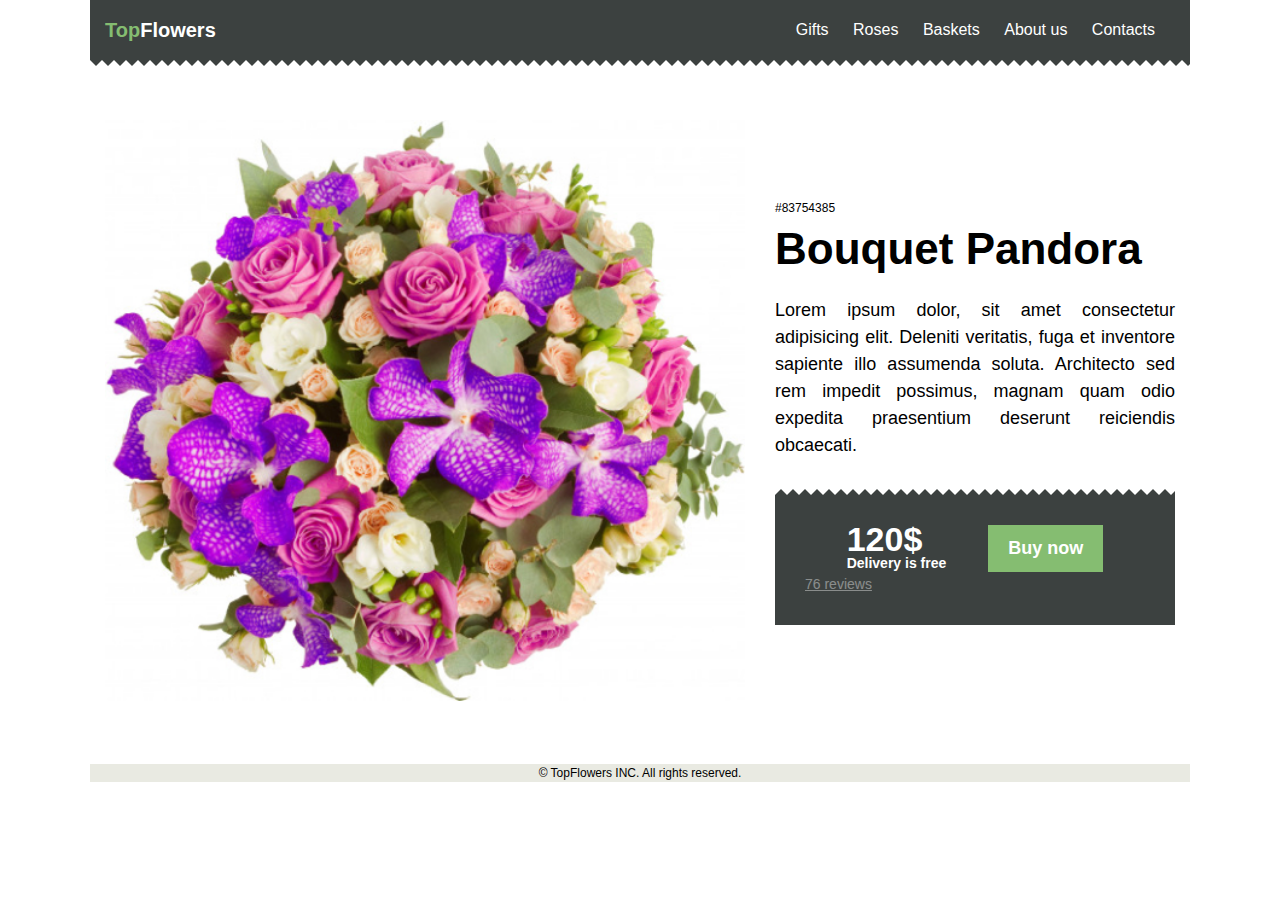
<file: Готові проекти/Сторінка магазину/index.html>
<!DOCTYPE html>
<html lang="en">
<head>
    <meta charset="UTF-8">
    <meta http-equiv="X-UA-Compatible" content="IE=edge">
    <meta name="viewport" content="width=device-width, initial-scale=1.0">
    <link rel="stylesheet" href="css/style.css">
    <link rel="preconnect" href="https://fonts.googleapis.com">
    <link rel="preconnect" href="https://fonts.gstatic.com" crossorigin>
    <link href="https: //fonts.googleapis.com/css2? родина= Poppins:ital,wght@0,400;0,500;0,600;1,700 & display=swap" rel="stylesheet">
    <title>Document</title>
</head>
<body>
    <div class="container">
        <header class="header">
            <a href="#" class="header-brand"><span>Top</span>Flowers</a>
            <nav class="header-navbar">
                <a href="#" class="header-navbar-link">Gifts</a>
                <a href="#" class="header-navbar-link">Roses</a>  
                <a href="#" class="header-navbar-link">Baskets</a>
                <a href="#" class="header-navbar-link">About us</a>
                <a href="#" class="header-navbar-link">Contacts</a>
            </nav>
        </header>
    </div>

    <div class="container">
        <main class="main">
            <!-- PHOTO-->
            <div class="main-photo">
                <img src="img/pandora.jpg" alt="">
            </div>
            <!-- DETAILS-->
            <div class="main-details">
                <span class="main-details-vendor">#83754385</span>
                <h1 class="main-details-title">Bouquet Pandora</h1>
                <p class="main-details-text"> Lorem ipsum dolor, sit amet consectetur adipisicing elit. Deleniti veritatis, fuga et inventore sapiente illo assumenda soluta. Architecto sed rem impedit possimus, magnam quam odio expedita praesentium deserunt reiciendis obcaecati.</p>
                <div class="main-details-price">
                    <span class="main-details-price-price">120$<small>Delivery is free</small></span>
                    <div class="main-details-price-action">
                        <button class="btn">Buy now</button>
                    </div>
                    <div class="main-details-price-reviews">
                        <a href="#" class="main-details-price-reviews-link">76 reviews</a>
                        <!-- Не зроблені зірки!-->
                        <ul class="main-details-price-reviews-stars">
                            <li></li>
                            <li></li>
                            <li></li>
                            <li></li>
                        </ul>
                    </div> 
                </div>
            </div>
        </main>
    </div>

    <div class="container">
        <footer class="footer">
            <span class="footer-text">© TopFlowers INC. All rights reserved.</span>
        </footer>
    </div>
</body>
</html>
</file>
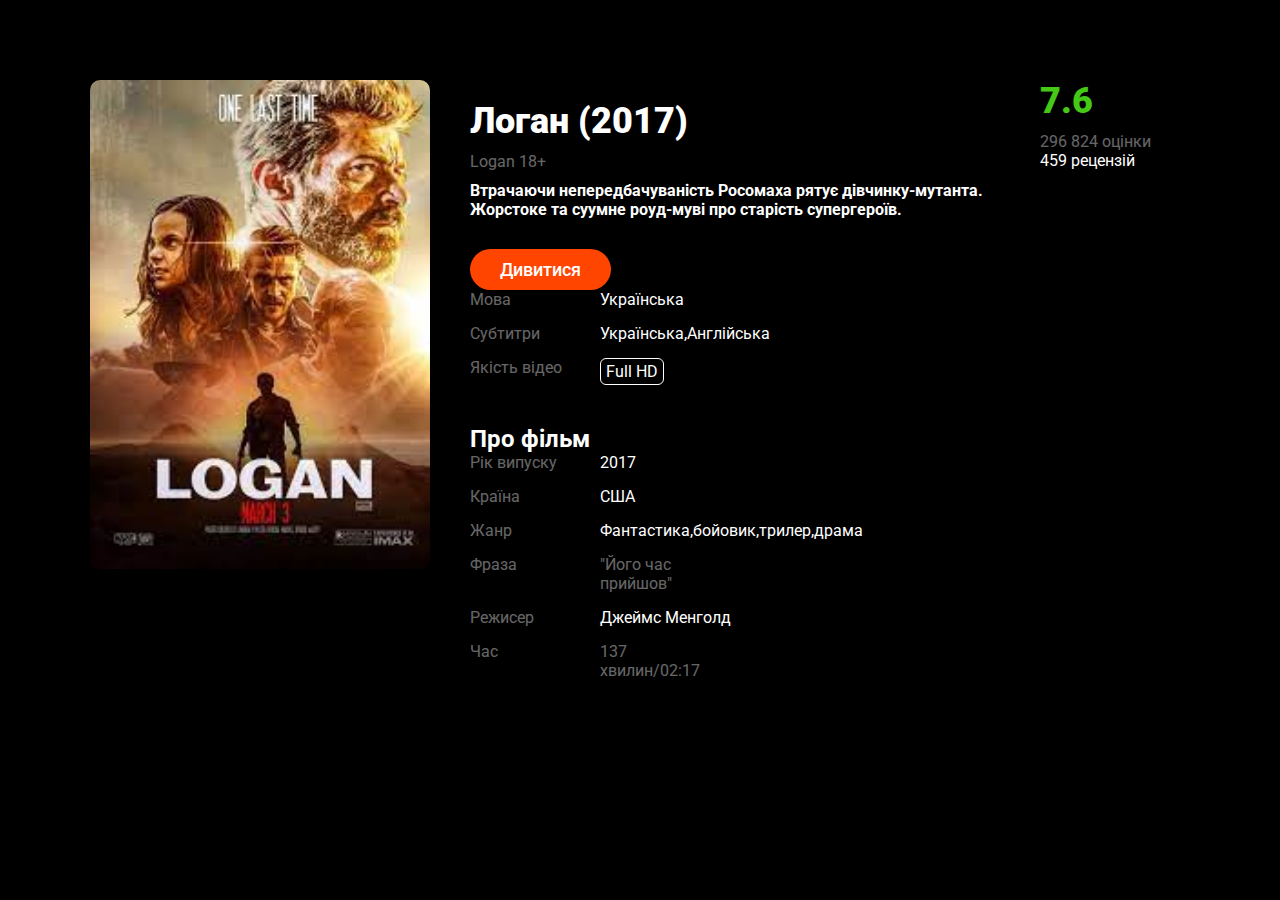
<file: Готові проекти/ФільмЛоган 2017/index.html>
<!DOCTYPE html>
<html lang="en">
<head>
    <meta charset="UTF-8">
    <meta http-equiv="X-UA-Compatible" content="IE=edge">
    <meta name="viewport" content="width=device-width, initial-scale=1.0">
    <link rel="stylesheet" href="style.css">
    <link rel="preconnect" href="https://fonts.googleapis.com">
    <link rel="preconnect" href="https://fonts.gstatic.com" crossorigin>
    <link href="https://fonts.googleapis.com/css2?family=Roboto:ital@1&display=swap" rel="stylesheet">
    <title>Фільм Логан 2017</title>
</head>
<body>
    <div class="container">
        <div class="wraper">
            <div  class="wraper-col-1">
                <img class="i" src="img/Logen.jpg" alt="Логан 2017">
            </div>
            <div class="wraper-col-2">
                <h1 class="title">Логан (2017)</h1>
                <h6 class="subtitle">Logan 18+</h6>
                <h4 class="description">Втрачаючи непередбачуваність Росомаха рятує дівчинку-мутанта. Жорстоке та суумне роуд-муві про старість супергероїв.</h4>
                
                <a href="#" class="btn">Дивитися</a>
            
            
                <ul class="params">
                    <li><span class="text-muted">Мова</span>Українська</li>
                    <li><span class="text-muted">Субтитри</span>Українська,Англійська</li>
                    <li><span class="text-muted">Якість відео</span> <span><span class="tag">Full HD</span></span></li>
                </ul>
                
                <h2>Про фільм</h2>
                
                <ul class="params">
                    <li><span class="text-muted">Рік випуску</span> 2017</li>
                    <li><span class="text-muted"> Країна </span>США</li>
                    <li><span class="text-muted">Жанр</span> <a href='#'>Фантастика</a>, <a href='#'>бойовик</a> ,<a href='#'>трилер</a> ,    <a href='#'>драма</a></li>
                    <li><span class="text-muted">Фраза</span>  <span class="text-muted">"Його час прийшов"</span></li>
                    <li><span class="text-muted"> Режисер</span>Джеймс Менголд</li>
                    <li><span class="text-muted"> Час</span><time class="text-muted">137 хвилин/02:17</time>
                </ul>
            </div>
            <div class="wraper-col-3">
                <span class="rathing-main" >7.6</span>
                <span class="rathing-counts">296 824 оцінки</span>
                <a class="#" class="rathing-details">459 рецензій</span>
            </div>
        </div>

    </div>
    
</body>
</html>
</file>
<file: Готові проекти/ФільмЛоган 2017/style.css>
*{
    padding: 0;
    margin: 0;
    box-sizing: border-box;

}

body{
    background-color: black;
    color:#FFFF;
    font-family: 'Roboto', sans-serif;
    overflow-x: hidden;
    font-size: 16px;
    min-width: 280px;

}


.container{
    width: 1100px;
    max-width: 100%;
    margin: 0 auto;

}
.wraper{
    display: grid;
    grid-template-columns: 340px 530px 150px;
    padding-top: 80px;
    grid-gap: 40px;
    padding-bottom: 80px;
}

.i{
    width: 340px;
    width: 100%;
    border-radius: 10px;
}
a{
    color: #FFFF;
    text-decoration: none;
}
a:hover{
    color: #ff5c00;
}
.title{
    font-size: 36px;
    margin-bottom: 10px;
    font-weight: 900;
    padding-top: 20px;
    line-height: 42px;

}

.subtitle{
    margin-bottom: 10px;
    opacity: 0.4;
    line-height: 19px;
    font-size: 16px;
    font-weight: 400;
}
.description{
    margin-bottom: 30px;
}
.mb-40{
    margin-bottom: 40px;
}
.btn{
    background-color: orangered;
    padding: 10px 30px;
    display: block;
    display: inline-block;
    color: #FFFFFF!important;
    font-weight: 500;
    font-size: 18px;
    line-height: 21px;
    border-radius: 100px;
    transition: all 200ms ease-in-out;

}
.btn:hover{
    background-color: #DB2A04 ;
}
.params{
    margin-bottom: 40px;
    list-style-type: none;
    
}
.params li{
    margin-bottom: 15px;
    display:flex;
    grid-gap: 30 px;
    grid-template-columns: 130 1fr;
    width: 100%;
    font-size: 14 px; 
    
}


.tag{
    font-size: 12 px;
    font-weight: 400;
    padding: 3px 5px;
    border-radius: 6px;
    border: 1px solid #FFFFFF;
    display: inline-block;

}

.text-muted{
    opacity: 0.4;
    width: 130px;
}
.rathing-main{
    display: block;
    margin-bottom: 10px;
    font-weight: 900;
    font-size: 36px;
    line-height: 42px;
    color: #44c916 ;
}
.rathing-counts{
    display: block;
    line-height: 19px;
    opacity: 0.4;
}
.rathing-details{
    display: inline-block;
}
@media(max-width:1024px){
    .container{
        padding-left: 15px;
        padding-right: 15px;

    }
    .wraper{
        grid-template-columns: 250px 1fr 150px;
        grid-gap: 30px;
    }
    .wraper-col-3{
        grid-row: 1/3;
        grid-column: 2;

    }
}
@media(max-width:768px){
    .wraper{
        grid-template-columns: 1fr 150px;
        max-width: 520px;
        margin-left: auto;
        margin-right: auto;
        
    }
    .wraper-col-3{
        grid-row: 1/3;
        grid-column: 2;

    }
}
@media(max-width:425px){
    .wraper{
        grid-template-columns: 1fr;
        max-width: 100%;
    }
    .wraper-col-3{
        grid-row: unset;
        grid-column: 1;
    }
}
</file>
<file: Готові проекти/Сторінка магазину/css/style.css>
@import "reset.css";
@import "parts/_container.css";
@import "parts/_header.css";
@import "parts/_main.css";
@import "parts/_footer.css";
@import "parts/_btn.css";

*{
    margin: 0;
    padding: 0;
    box-sizing: border-box;

}
img{
    width: 100%;
    
}
a{
    display: inline-block;
    
}
ul{
    list-style-type: none;
}
</file>
